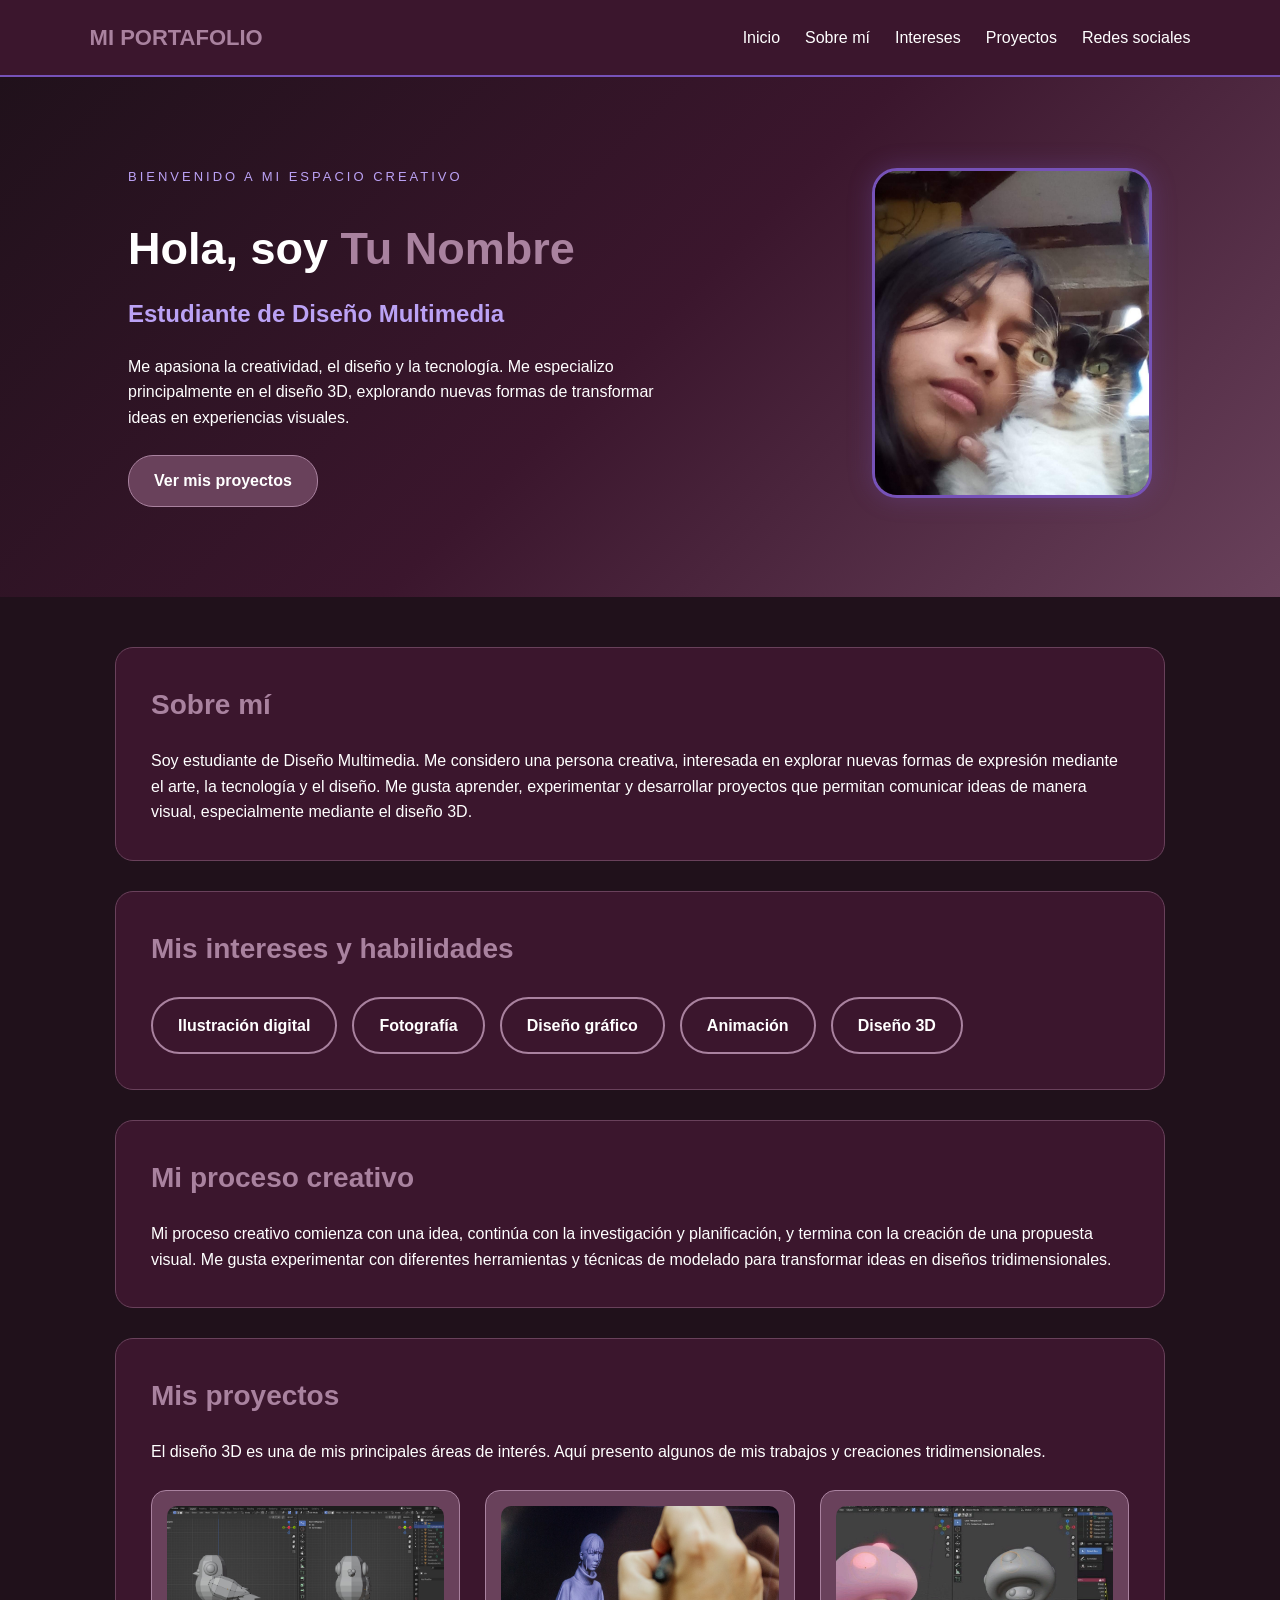
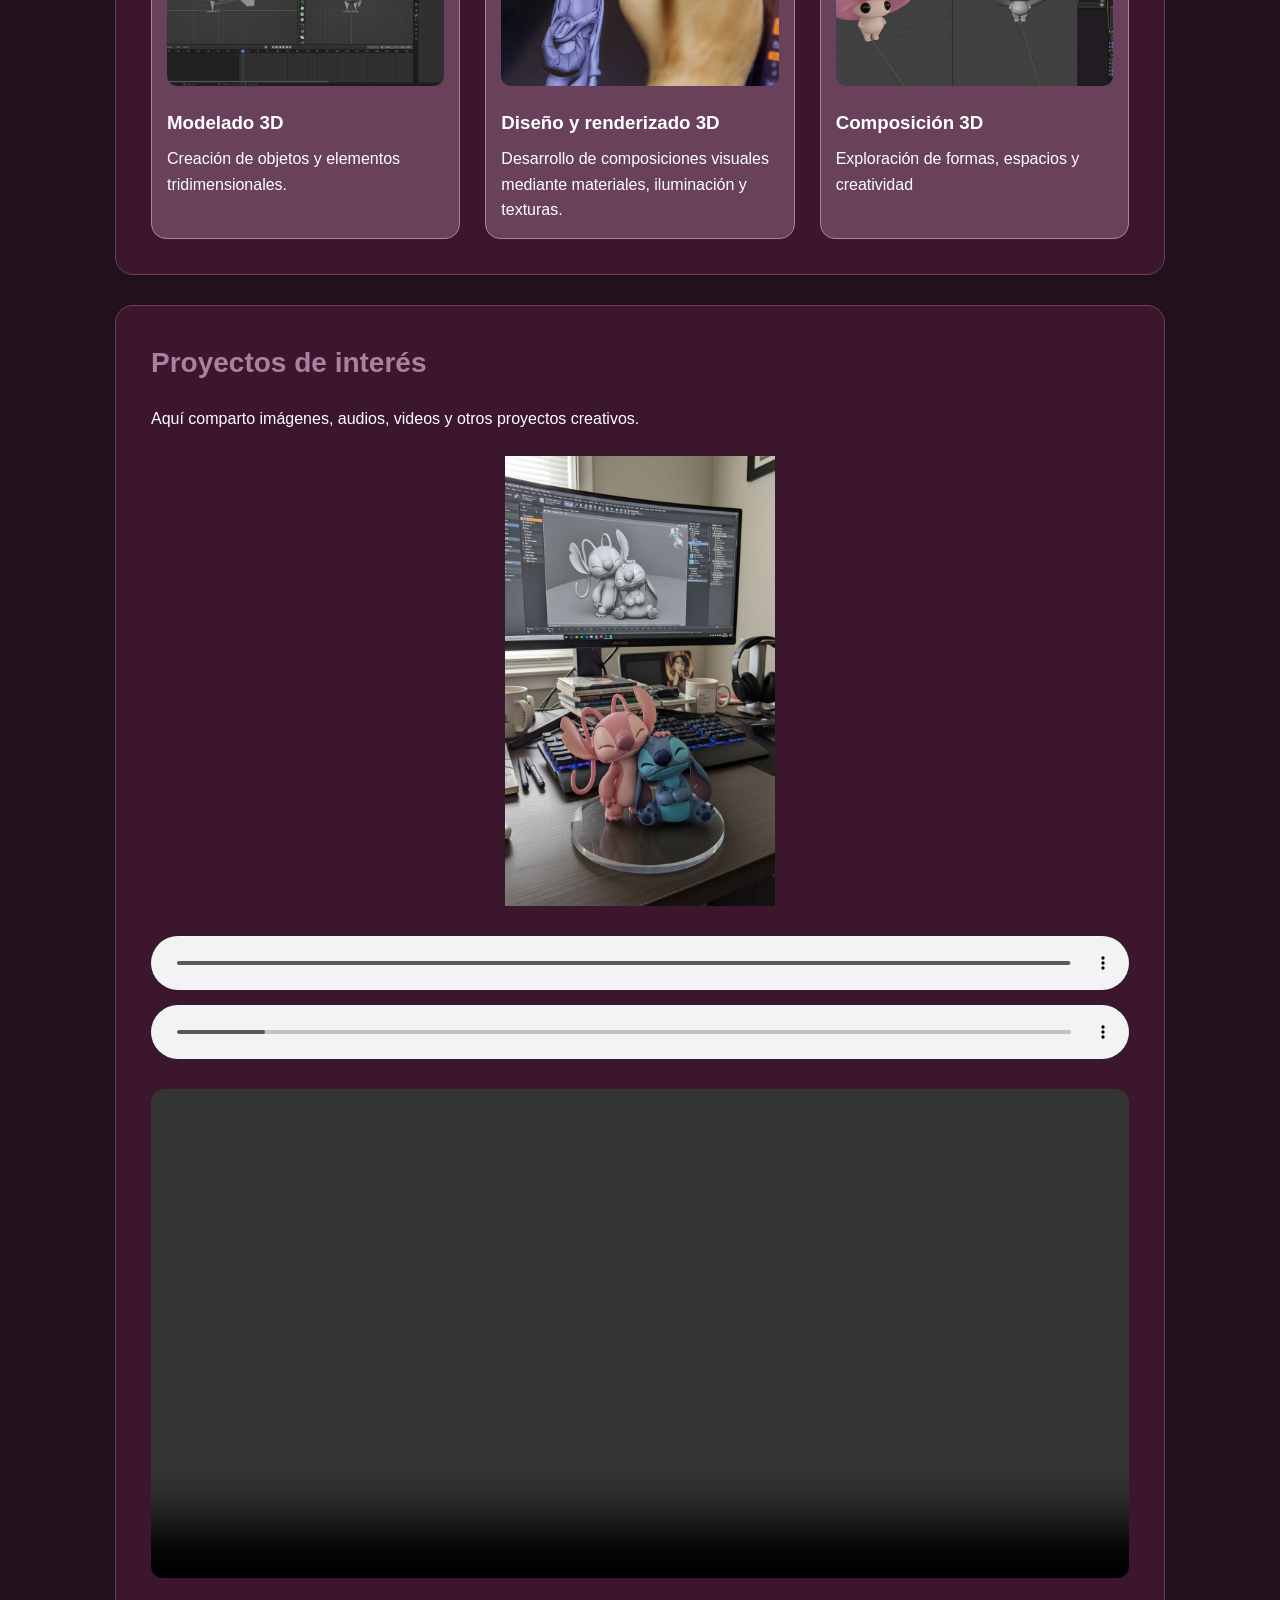
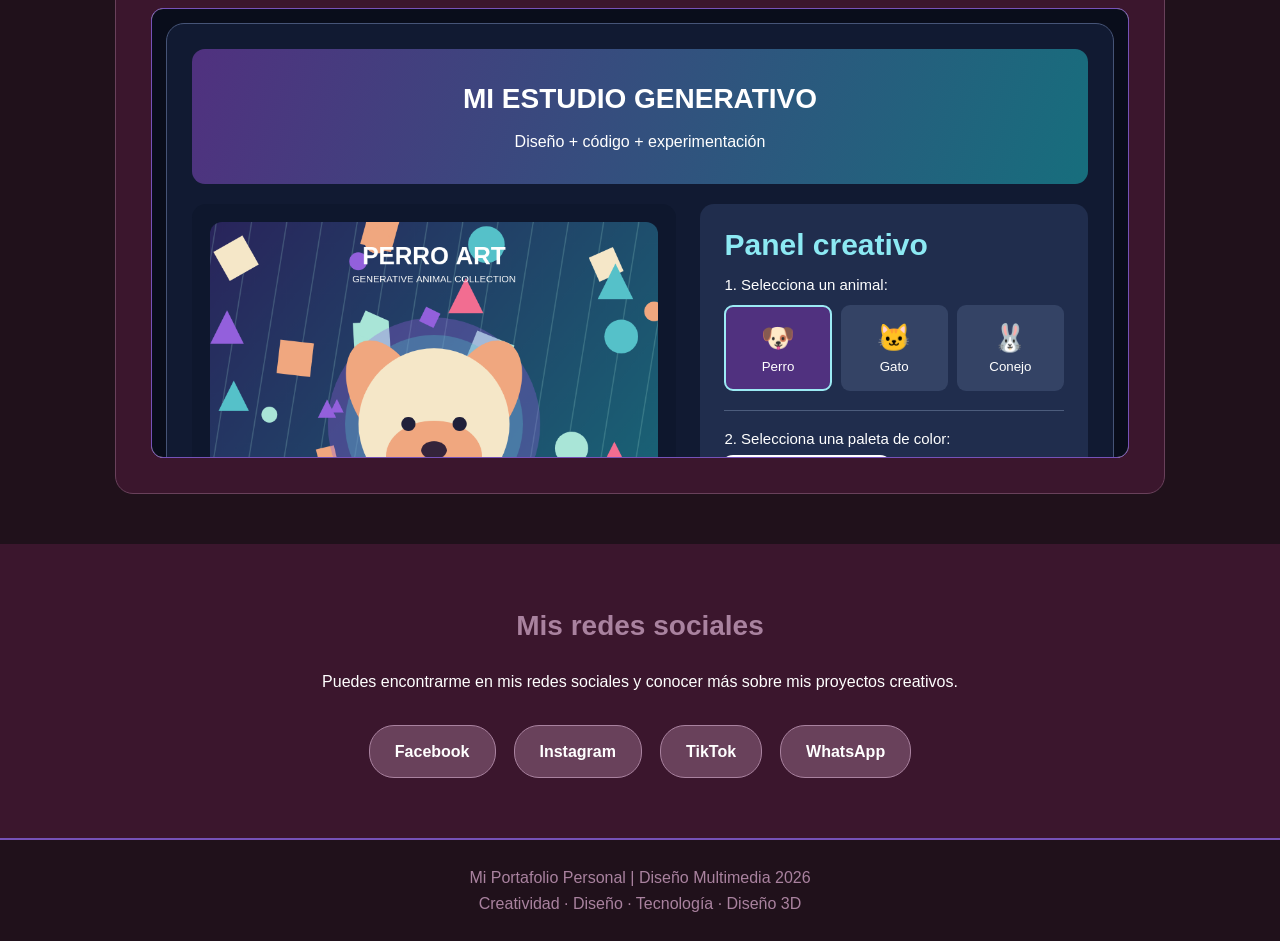
<file: PaginaPersonal/index.html>
<!DOCTYPE html>
<html lang="es">

<head>
    <meta charset="UTF-8">
    <meta name="viewport" content="width=device-width, initial-scale=1.0">

    <title>Mi Portafolio Personal</title>

    <link rel="stylesheet" href="estilos.css">
</head>

<body>

    <!-- NAVEGACION -->
    <header>
        <nav class="navbar">

            <a href="#inicio" class="logo">MI PORTAFOLIO</a>

            <ul class="menu">
                <li><a href="#inicio">Inicio</a></li>
                <li><a href="#sobre-mi">Sobre mí</a></li>
                <li><a href="#habilidades">Intereses</a></li>
                <li><a href="#proyectos">Proyectos</a></li>
                <li><a href="#contacto">Redes sociales</a></li>
            </ul>

        </nav>
    </header>

    <!-- INICIO -->
    <section id="inicio" class="hero">

        <div class="hero-text">

            <p class="subtitulo">BIENVENIDO A MI ESPACIO CREATIVO</p>

            <h1>Hola, soy <span>Tu Nombre</span></h1>

            <h2>Estudiante de Diseño Multimedia</h2>

            <p>
                Me apasiona la creatividad, el diseño y la tecnología.
                Me especializo principalmente en el diseño 3D,
                explorando nuevas formas de transformar ideas
                en experiencias visuales.
            </p>

            <a href="#proyectos" class="boton">
                Ver mis proyectos
            </a>

        </div>

        <div class="hero-image">

            <img src="perfil.jpg" alt="Fotografía personal">

        </div>

    </section>

    <main>

        <!-- SOBRE MI -->
        <section id="sobre-mi" class="tarjeta">

            <h2>Sobre mí</h2>

            <p>
                Soy estudiante de Diseño Multimedia. Me considero
                una persona creativa, interesada en explorar nuevas
                formas de expresión mediante el arte, la tecnología
                y el diseño.

                Me gusta aprender, experimentar y desarrollar
                proyectos que permitan comunicar ideas de manera
                visual, especialmente mediante el diseño 3D.
            </p>

        </section>

        <!-- INTERESES PERSONALES -->
        <section id="habilidades" class="tarjeta">

            <h2>Mis intereses y habilidades</h2>

            <div class="habilidades-grid">

                <div class="habilidad">
                    Ilustración digital
                </div>

                <div class="habilidad">
                    Fotografía
                </div>

                <div class="habilidad">
                    Diseño gráfico
                </div>

                <div class="habilidad">
                    Animación
                </div>

                <div class="habilidad">
                    Diseño 3D
                </div>

            </div>

        </section>

        <!-- PROCESO CREATIVO -->
        <section class="tarjeta">

            <h2>Mi proceso creativo</h2>

            <p>
                Mi proceso creativo comienza con una idea,
                continúa con la investigación y planificación,
                y termina con la creación de una propuesta visual.

                Me gusta experimentar con diferentes herramientas
                y técnicas de modelado para transformar ideas
                en diseños tridimensionales.
            </p>

        </section>

        <!-- PROYECTOS -->
        <section id="proyectos" class="tarjeta">

            <h2>Mis proyectos</h2>

            <p class="descripcion">
                El diseño 3D es una de mis principales áreas
                de interés. Aquí presento algunos de mis trabajos
                y creaciones tridimensionales.
            </p>

            <div class="proyectos-grid">

                <article class="proyecto">

                    <img src="3D.jpg"
                    alt="Proyecto de modelado 3D">

                    <h3>Modelado 3D</h3>

                    <p>
                        Creación de objetos y elementos
                        tridimensionales.
                    </p>

                </article>

                <article class="proyecto">

                    <img src="3D2.jpg"
                    alt="Proyecto de diseño y renderizado 3D">

                    <h3>Diseño y renderizado 3D</h3>

                    <p>
                        Desarrollo de composiciones visuales
                        mediante materiales, iluminación y texturas.
                    </p>

                </article>

                <article class="proyecto">

                    <img src="3D3.jpg"
                    alt="Proyecto de composición 3D">

                    <h3>Composición 3D</h3>

                    <p>
                        Exploración de formas, espacios y creatividad
                    </p>

                </article>

            </div>

        </section>

       
<!-- PROYECTOS DE INTERES -->
<section id="proyectos-interes" class="tarjeta">

    <h2>Proyectos de interés</h2>

    <p class="descripcion">
        Aquí comparto imágenes, audios, videos y otros proyectos creativos.
    </p>

    <div class="galeria-intereses">

        <!-- IMAGEN -->
        <div class="contenido-multimedia">
    
            <img src="3D4.jpg" alt="Mi proyecto visual">
        </div>

        <!-- AUDIO -->
        <div class="contenido-multimedia">
            
            <audio controls>
                <source src="Videojuego.mp3" type="audio/mpeg">
                Tu navegador no puede reproducir este audio.
            </audio>
            <audio controls>
                <source src="musica.mp3" type="audio/mpeg">
                Tu navegador no puede reproducir este audio.
            </audio>
        </div>

        <!-- VIDEO -->
        <div class="contenido-multimedia">
            
            <video controls>
                <source src="3D.mp4" type="video/mp4">
                Tu navegador no puede reproducir este video.
            </video>
        </div>

        <!-- PAGINA HTML -->
        <div class="contenido-multimedia">
            
            <iframe src="proyecto.html"
                    title="Mi proyecto HTML">
            </iframe>
        </div>

    </div>

</section>


    </main>

    <!-- REDES SOCIALES -->
    <section id="contacto" class="contacto">

        <h2>Mis redes sociales</h2>

        <p>
            Puedes encontrarme en mis redes sociales
            y conocer más sobre mis proyectos creativos.
        </p>

        <div class="redes-sociales">

            <a href="https://www.facebook.com/"
            target="_blank" class="red-social">
                Facebook
            </a>

            <a href="https://www.instagram.com/"
            target="_blank" class="red-social">
                Instagram
            </a>

            <a href="https://www.tiktok.com/"
            target="_blank" class="red-social">
                TikTok
            </a>

            <a href="https://www.whatsapp.com/"
            target="_blank" class="red-social">
                WhatsApp
            </a>

        </div>

    </section>

    <!-- PIE DE PAGINA -->
    <footer>

        <p>Mi Portafolio Personal | Diseño Multimedia 2026</p>

        <p>Creatividad · Diseño · Tecnología · Diseño 3D</p>

    </footer>

    <script src="script.js"></script>

</body>
</html>
</file>
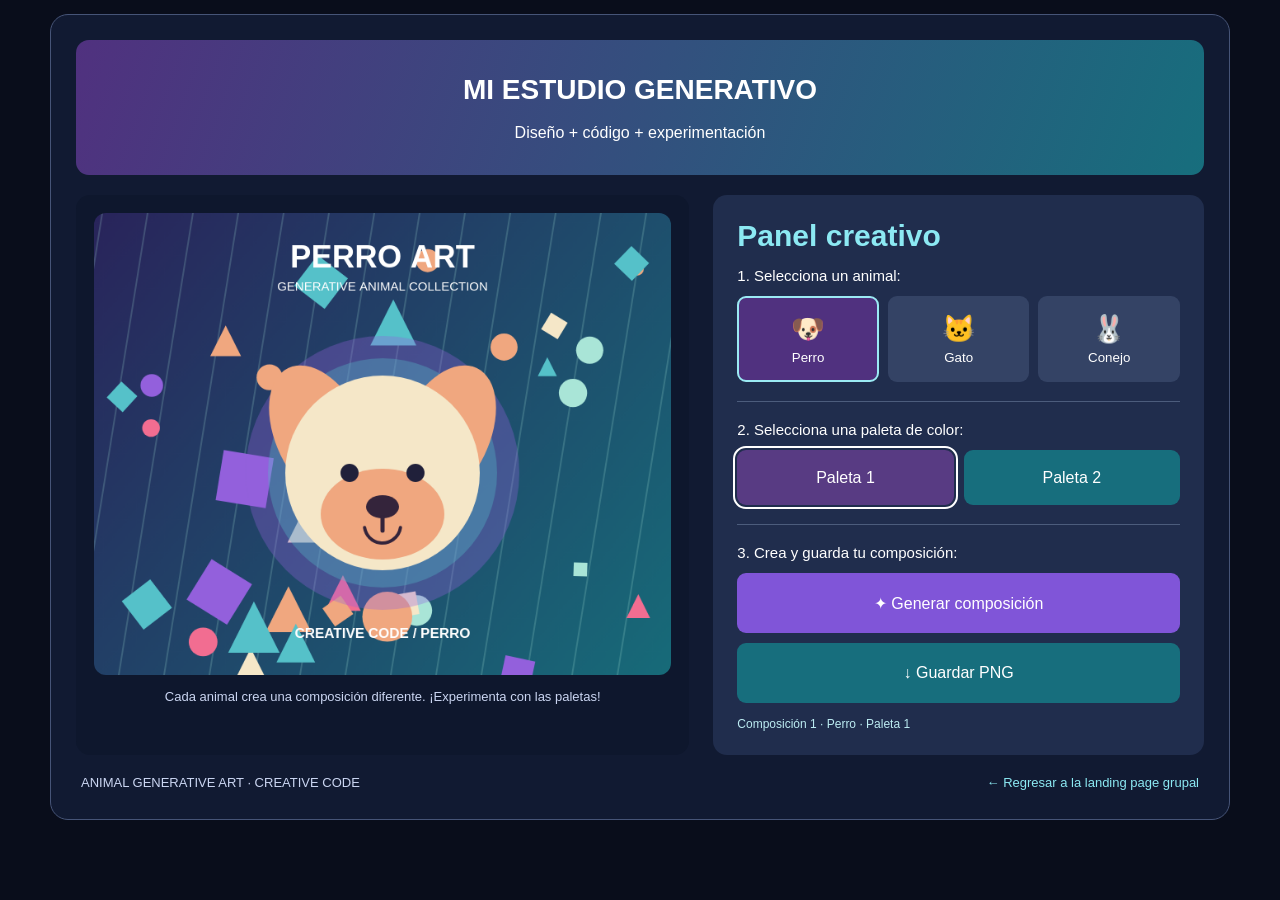
<file: PaginaPersonal/proyecto.html>
<!DOCTYPE html>
<html lang="es">
<head>
    <meta charset="UTF-8">
    <meta name="viewport" content="width=device-width, initial-scale=1.0">
    <title>Mi Estudio Generativo</title>

    <link rel="stylesheet" href="stiles.css">
</head>
<body>
  <main class="marco">

    <header class="encabezado">
      <h1>MI ESTUDIO GENERATIVO</h1>
      <p>Diseño + código + experimentación</p>
    </header>

    <section class="zona-trabajo">

      <div class="zona-arte">
        <canvas id="miCanvas" width="700" height="560"></canvas>
        <p class="nota">
          Cada animal crea una composición diferente.
          ¡Experimenta con las paletas!
        </p>
      </div>

      <aside class="panel">
        <h2>Panel creativo</h2>

        <p class="instruccion">1. Selecciona un animal:</p>

        <div class="animales">
          <button class="animal activo" data-animal="perro" type="button">
            <span class="emoji">🐶</span>
            <span>Perro</span>
          </button>

          <button class="animal" data-animal="gato" type="button">
            <span class="emoji">🐱</span>
            <span>Gato</span>
          </button>

          <button class="animal" data-animal="conejo" type="button">
            <span class="emoji">🐰</span>
            <span>Conejo</span>
          </button>
        </div>

        <div class="separador"></div>

        <p class="instruccion">2. Selecciona una paleta de color:</p>

        <div class="paletas">
          <button id="paleta1" class="paleta activo" type="button">
            Paleta 1
          </button>

          <button id="paleta2" class="paleta" type="button">
            Paleta 2
          </button>
        </div>

        <div class="separador"></div>

        <p class="instruccion">3. Crea y guarda tu composición:</p>

        <div class="acciones">
          <button id="generar" class="principal" type="button">
            ✦ Generar composición
          </button>

          <button id="guardar" class="secundario" type="button">
            ↓ Guardar PNG
          </button>
        </div>

        <p id="estado" class="estado">
          Animal seleccionado: Perro
        </p>

      </aside>
    </section>

    <footer>
      <p>ANIMAL GENERATIVE ART · CREATIVE CODE</p>
      <a href="../index.html">← Regresar a la landing page grupal</a>
    </footer>

  </main>

  <script src="stiles.js"></script>
</body>
</html>
</file>
<file: PaginaPersonal/estilos.css>
/* =================================
   MI PORTAFOLIO PERSONAL
   NEGRO - AZUL OSCURO - MORADO
================================= */

/* ESTILOS GENERALES */

* {
    margin: 0;
    padding: 0;
    box-sizing: border-box;
    scroll-behavior: smooth;
}

body {
    background-color: #080A12;
    color: #ffffff;
    font-family: Arial, sans-serif;
    line-height: 1.6;
}

/* NAVEGACION */

header {
    background-color: #101B35;
    padding: 20px 7%;
    border-bottom: 2px solid #7652B8;
}

.navbar {
    display: flex;
    justify-content: space-between;
    align-items: center;
}

.logo {
    color: #BBA2F5;
    font-size: 22px;
    font-weight: bold;
    text-decoration: none;
}

.menu {
    display: flex;
    list-style: none;
    gap: 25px;
}

.menu a {
    color: white;
    text-decoration: none;
    transition: 0.3s;
}

.menu a:hover {
    color: #BBA2F5;
}

/* PRESENTACION */

.hero {
    min-height: 520px;
    display: flex;
    align-items: center;
    justify-content: space-between;
    padding: 70px 10%;
    gap: 40px;
    background: linear-gradient(
        120deg,
        #080A12,
        #101B35,
        #21163A
    );
}

.hero-text {
    max-width: 550px;
}

.subtitulo {
    color: #BBA2F5;
    letter-spacing: 3px;
    font-size: 13px;
    margin-bottom: 15px;
}

.hero h1 {
    font-size: 45px;
    margin-bottom: 10px;
}

.hero h1 span {
    color: #A982EF;
}

.hero h2 {
    color: #BBA2F5;
    margin-bottom: 20px;
}

.hero-text p {
    margin-bottom: 25px;
}

.hero-image img {
    width: 280px;
    height: 330px;
    object-fit: cover;
    border-radius: 25px;
    border: 3px solid #7652B8;
    box-shadow: 0 0 25px #7652B855;
}

/* BOTONES */

.boton {
    display: inline-block;
    background-color: #7652B8;
    color: white;
    padding: 12px 25px;
    border-radius: 25px;
    text-decoration: none;
    font-weight: bold;
    transition: 0.3s;
}

.boton:hover {
    background-color: #BBA2F5;
    color: #080A12;
    transform: translateY(-3px);
}

/* CONTENEDOR */

main {
    max-width: 1100px;
    margin: 50px auto;
    padding: 0 25px;
}

/* TARJETAS */

.tarjeta {
    background-color: #101B35;
    padding: 35px;
    margin-bottom: 30px;
    border-radius: 18px;
    border: 1px solid #7652B855;
    transition: 0.3s;
}

.tarjeta:hover {
    border-color: #A982EF;
    transform: translateY(-3px);
}

.tarjeta h2,
.contacto h2 {
    color: #BBA2F5;
    font-size: 28px;
    margin-bottom: 20px;
}

/* HABILIDADES */

.habilidades-grid {
    display: grid;
    grid-template-columns: repeat(3, 1fr);
    gap: 15px;
}

.habilidad {
    background-color: #21163A;
    padding: 20px;
    text-align: center;
    border-radius: 12px;
    border: 1px solid #7652B8;
    transition: 0.3s;
}

.habilidad:hover {
    background-color: #7652B8;
    transform: scale(1.04);
}

/* PROYECTOS */

.descripcion {
    margin-bottom: 25px;
}

.proyectos-grid {
    display: grid;
    grid-template-columns: repeat(3, 1fr);
    gap: 25px;
}

.proyecto {
    background-color: #21163A;
    padding: 15px;
    border-radius: 15px;
    border: 1px solid #7652B8;
    transition: 0.3s;
}

.proyecto:hover {
    transform: translateY(-8px);
    box-shadow: 0 5px 20px #7652B855;
}

.proyecto img {
    width: 100%;
    height: 180px;
    object-fit: cover;
    border-radius: 10px;
    margin-bottom: 15px;
}

.proyecto h3 {
    color: #BBA2F5;
    margin-bottom: 8px;
}

/* RECURSOS */

.recursos {
    padding-left: 25px;
}

.recursos li {
    margin-bottom: 10px;
}

.recursos a {
    color: #BBA2F5;
    text-decoration: none;
}

.recursos a:hover {
    color: white;
    text-decoration: underline;
}

/* CONTACTO */

.contacto {
    text-align: center;
    padding: 60px 20px;
    background-color: #101B35;
}

.contacto p {
    margin-bottom: 25px;
}

/* PIE DE PAGINA */

footer {
    background-color: #080A12;
    text-align: center;
    padding: 25px;
    border-top: 2px solid #7652B8;
    color: #BBA2F5;
}

/* RESPONSIVE */

@media (max-width: 768px) {

    .navbar {
        flex-direction: column;
        gap: 20px;
    }

    .menu {
        flex-wrap: wrap;
        justify-content: center;
        gap: 15px;
    }

    .hero {
        flex-direction: column;
        text-align: center;
        padding: 50px 20px;
    }

    .hero h1 {
        font-size: 34px;
    }

    .hero-image img {
        width: 230px;
        height: 270px;
    }

    .habilidades-grid {
        grid-template-columns: repeat(2, 1fr);
    }

    .proyectos-grid {
        grid-template-columns: 1fr;
    }

    .tarjeta {
        padding: 22px;
    }

}

@media (max-width: 400px) {

    .habilidades-grid {
        grid-template-columns: 1fr;
    }

    .hero h1 {
        font-size: 29px;
    }

}

/* REDES SOCIALES */

.redes-sociales {
    display: flex;
    justify-content: center;
    flex-wrap: wrap;
    gap: 18px;
    margin-top: 30px;
}

.red-social {
    display: inline-block;
    background-color: #21163A;
    color: #ffffff;
    text-decoration: none;
    padding: 13px 25px;
    border-radius: 25px;
    border: 1px solid #7652B8;
    font-weight: bold;
    transition: 0.3s;
}

.red-social:hover {
    background-color: #7652B8;
    color: #ffffff;
    transform: translateY(-5px);
    box-shadow: 0 5px 15px #7652B855;
}

/* REDES SOCIALES EN MOVILES */

@media (max-width: 600px) {

    .redes-sociales {
        flex-direction: column;
        align-items: center;
    }

    .red-social {
        width: 200px;
        text-align: center;
    }

}

/* GALERIA DE PROYECTOS DE INTERES */

.galeria-intereses {
    display: grid;
    grid-template-columns: repeat(2, 1fr);
    gap: 20px;
    margin-top: 25px;
}

.galeria-item {
    background-color: #21163A;
    border: 1px solid #7652B8;
    border-radius: 15px;
    overflow: hidden;
    min-height: 230px;
    transition: 0.3s;
}

.galeria-item:hover {
    transform: translateY(-5px);
    box-shadow: 0 5px 20px #7652B855;
}

.galeria-item img {
    width: 100%;
    height: 260px;
    object-fit: cover;
    display: block;
}

.galeria-item iframe {
    width: 100%;
    height: 300px;
    border: none;
    display: block;
}

/* ADAPTACION PARA MOVILES */

@media (max-width: 600px) {

    .galeria-intereses {
        grid-template-columns: 1fr;
    }

}
/* PROYECTOS DE INTERES */

.galeria-intereses {
    display: flex;
    flex-direction: column;
    gap: 30px;
    margin-top: 25px;
    width: 100%;
}

.contenido-multimedia {
    width: 100%;
    display: flex;
    flex-direction: column;
    gap: 15px;
}

.contenido-multimedia h3 {
    color: #BBA2F5;
    font-size: 20px;
}

.contenido-multimedia img {
    width: 100%;
    max-height: 450px;
    object-fit: contain;
    border-radius: 12px;
}

.contenido-multimedia audio {
    width: 100%;
}

.contenido-multimedia video {
    width: 100%;
    max-height: 500px;
    background-color: #000;
    border-radius: 12px;
}

.contenido-multimedia iframe {
    width: 100%;
    height: 450px;
    border: 1px solid #7652B8;
    border-radius: 12px;
    background-color: white;
}
/* =================================
   NUEVA PALETA BLACKBERRY VELVET
================================= */

:root {
    --color-fondo: #20111B;
    --color-secundario: #3B162D;
    --color-medio: #69415B;
    --color-acento: #A9829F;
    --color-texto: #FFFFFF;
}

/* FONDO GENERAL */
body {
    background-color: var(--color-fondo);
    color: var(--color-texto);
}

/* NAVEGACION */
header {
    background-color: var(--color-secundario);
}

.logo {
    color: var(--color-acento);
}

.menu a {
    color: var(--color-texto);
}

.menu a:hover {
    color: var(--color-acento);
}

/* PORTADA */
.hero {
    background: linear-gradient(
        135deg,
        #20111B,
        #3B162D,
        #69415B
    );
}

.hero h1 span {
    color: var(--color-acento);
}

/* BOTONES */
.boton,
.red-social {
    background-color: var(--color-medio);
    color: white;
    border: 1px solid var(--color-acento);
}

.boton:hover,
.red-social:hover {
    background-color: var(--color-acento);
    color: var(--color-fondo);
}

/* TARJETAS Y SECCIONES */
.tarjeta {
    background-color: var(--color-secundario);
    border: 1px solid var(--color-medio);
}

.tarjeta h2 {
    color: var(--color-acento);
}

/* INTERESES */
.habilidad {
    background-color: var(--color-medio);
    color: white;
}

/* PROYECTOS */
.proyecto {
    background-color: var(--color-medio);
    border: 1px solid var(--color-acento);
}

.proyecto h3 {
    color: white;
}

/* GALERIA MULTIMEDIA */
.contenido-multimedia h3 {
    color: var(--color-acento);
}

.galeria-item {
    background-color: var(--color-secundario);
    border-color: var(--color-medio);
}

/* CONTACTO */
.contacto {
    background-color: var(--color-secundario);
}

.contacto h2 {
    color: var(--color-acento);
}

/* PIE DE PAGINA */
footer {
    background-color: var(--color-fondo);
    color: var(--color-acento);
}
/* BOTONES DE INTERESES Y HABILIDADES */

.habilidades-grid {
    display: flex;
    flex-wrap: wrap;
    gap: 15px;
    margin-top: 25px;
}

.habilidad {
    padding: 14px 25px;
    border: 2px solid #A9829F;
    border-radius: 30px;
    background-color: #3B162D;
    color: white;
    font-size: 16px;
    font-weight: bold;
    cursor: pointer;
    transition: all 0.3s ease;
}

/* EFECTO AL PASAR EL CURSOR */
.habilidad:hover {
    background-color: #A9829F;
    color: #20111B;
    transform: translateY(-4px);
    box-shadow: 0 5px 15px #A9829F66;
}

/* BOTON SELECCIONADO */
.habilidad.activo {
    background-color: #69415B;
    border-color: white;
    color: white;
}
</file>
<file: PaginaPersonal/stiles.css>
* {
    margin: 0;
    padding: 0;
    box-sizing: border-box;
}

body {
    min-height: 100vh;
    padding: 14px;
    background: #090d1b;
    color: white;
    font-family: Arial, Helvetica, sans-serif;
}

.marco {
    width: 100%;
    max-width: 1180px;
    margin: auto;
    padding: 25px;
    border: 1px solid #465477;
    border-radius: 18px;
    background: #111a32;
}

/* ENCABEZADO */
.encabezado {
    min-height: 135px;
    padding: 28px 15px;
    display: flex;
    flex-direction: column;
    justify-content: center;
    align-items: center;
    gap: 18px;
    border-radius: 13px;
    text-align: center;
    background: linear-gradient(110deg, #50317f, #176e7d);
}

.encabezado h1 {
    font-size: 28px;
}

.encabezado p {
    font-size: 16px;
}

/* DISTRIBUCIÓN */
.zona-trabajo {
    display: grid;
    grid-template-columns: 1.25fr 1fr;
    gap: 24px;
    margin-top: 20px;
}

/* ÁREA GENERATIVE ART */
.zona-arte {
    min-width: 0;
    padding: 18px;
    border-radius: 14px;
    background: #0e172d;
}

canvas {
    display: block;
    width: 100%;
    height: auto;
    border-radius: 12px;
}

/* PANEL CREATIVO */
.panel {
    padding: 24px;
    border-radius: 14px;
    background: #202d4d;
}

.panel h2 {
    margin-bottom: 14px;
    color: #8ce9f3;
    font-size: 30px;
}

.instruccion {
    margin: 12px 0;
    font-size: 15px;
}

/* ANIMALES */
.animales {
    display: grid;
    grid-template-columns: repeat(3, 1fr);
    gap: 9px;
}

button {
    border: none;
    border-radius: 9px;
    color: white;
    font-family: Arial, sans-serif;
    cursor: pointer;
    transition: 0.2s;
}

button:hover {
    transform: translateY(-2px);
    filter: brightness(1.1);
}

.animal {
    min-height: 86px;
    padding: 10px 5px;
    display: flex;
    flex-direction: column;
    align-items: center;
    justify-content: center;
    gap: 5px;
    background: #344365;
    border: 2px solid transparent;
}

.animal .emoji {
    font-size: 27px;
}

.animal.activo {
    border-color: #9beaf4;
    background: #50317f;
}

/* SEPARADORES */
.separador {
    height: 1px;
    margin: 19px 0;
    background: #4c5c7c;
}

/* PALETAS */
.paletas {
    display: grid;
    grid-template-columns: 1fr 1fr;
    gap: 10px;
}

.paleta {
    min-height: 55px;
    background: #583b83;
    font-size: 16px;
}

#paleta2 {
    background: #176e7d;
}

.paleta.activo {
    outline: 2px solid white;
    outline-offset: 2px;
}

/* BOTONES PRINCIPALES */
.acciones {
    display: grid;
    gap: 10px;
}

.acciones button {
    min-height: 60px;
    font-size: 16px;
}

.principal {
    background: #8055d8;
}

.secundario {
    background: #176e7d;
}

/* ESTADO */
.estado {
    margin-top: 14px;
    color: #bcecf2;
    font-size: 12px;
}

/* TEXTO INFERIOR */
.nota {
    margin: 12px 4px 0;
    color: #cbd6f2;
    font-size: 13px;
    text-align: center;
    line-height: 1.5;
}

footer {
    padding: 20px 5px 4px;
    display: flex;
    justify-content: space-between;
    flex-wrap: wrap;
    gap: 12px;
    color: #cbd6f2;
    font-size: 13px;
}

footer a {
    color: #8ce9f3;
    text-decoration: none;
}

/* RESPONSIVE */
@media (max-width: 780px) {
    .zona-trabajo {
        grid-template-columns: 1fr;
    }

    .marco {
        padding: 15px;
    }
}

@media (max-width: 430px) {
    body {
        padding: 7px;
    }

    .panel {
        padding: 17px;
    }

    .encabezado h1 {
        font-size: 21px;
    }

    footer {
        flex-direction: column;
    }
}
</file>
